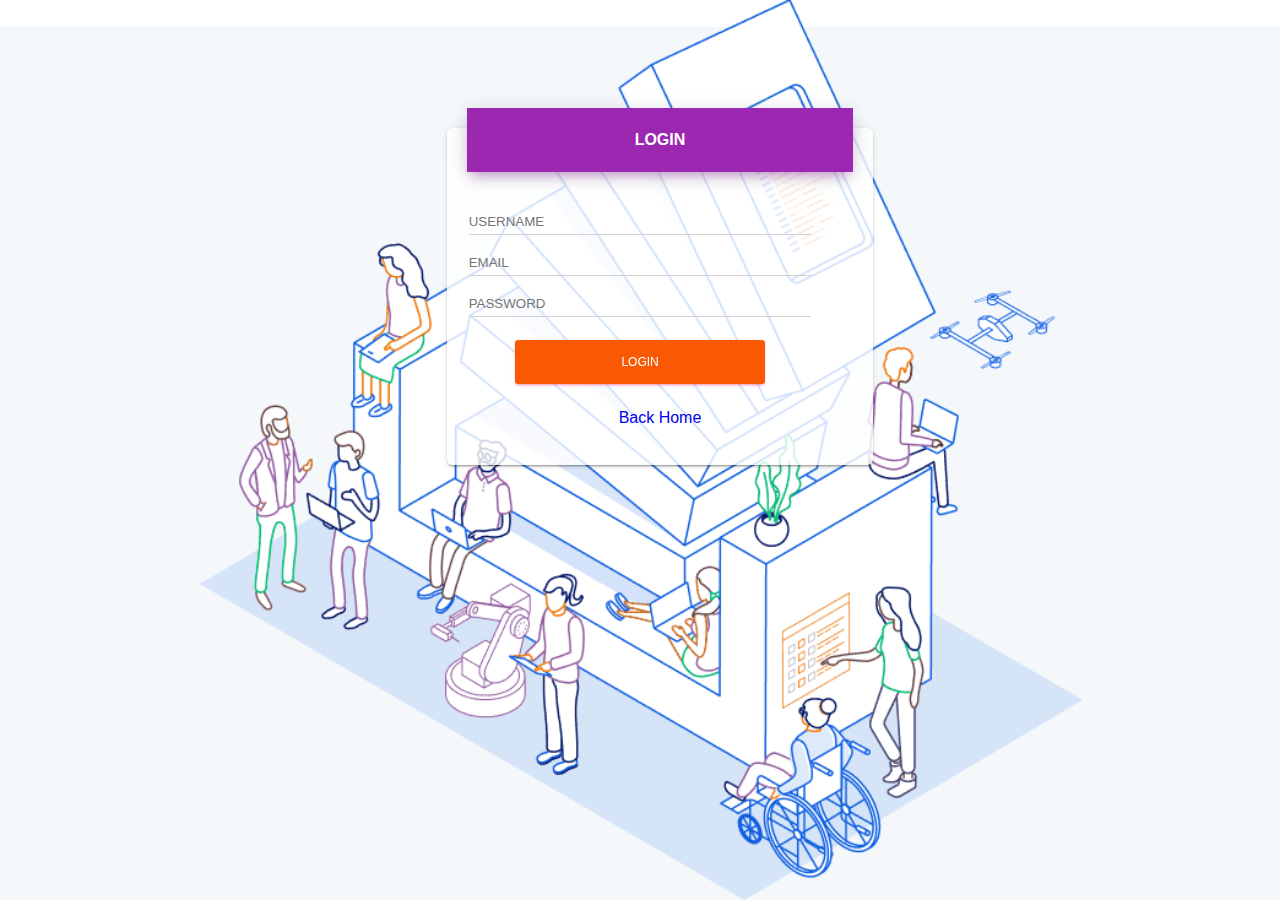
<file: UI/login.html>
<!DOCTYPE html>
<html lang="en">
<head>
    <meta charset="UTF-8">
    <meta name="viewport" content="width=device-width, initial-scale=1.0">
    <meta http-equiv="X-UA-Compatible" content="ie=edge">
    <title>Stackoverflow lite - UI</title>
    <link rel="stylesheet" href="./css/styles.css">
</head>
<body>
    <div class="main header-bg">
        <div class="container">
            <div class="col-4">&nbsp;</div>
            <div class="card card-signup col-4">
                <form class="form" action="questions.html">
                    <div class="header hatch header-text header-primary">
                        LOGIN
                    </div>
                    <div class="form-container mt-20 p-15">
                        <div class="form-group">
                            <input class="stretchRight input-control" type='text' placeholder="USERNAME">
                        </div>
                        <div class="form-group">
                            <input class="stretchRight input-control" type='email' placeholder="EMAIL">
                        </div>
                        <div class="form-group">
                            <input class="stretchRight input-control" type='password' placeholder="PASSWORD">
                        </div>
                        <div class="form-group">
                            <button class="floating btn btn-primary bg-orange p-15 btn-block">
                             Login
                            </button>
                        </div>
                        <div class="form-">
                            <a href="../index.html">
                                Back Home
                            </a>
                        </div>
                    </div>
                </form>
            </div>
            <div class="col-4">&nbsp;</div>
        </div>
    </div>
</body>
</html>
</file>
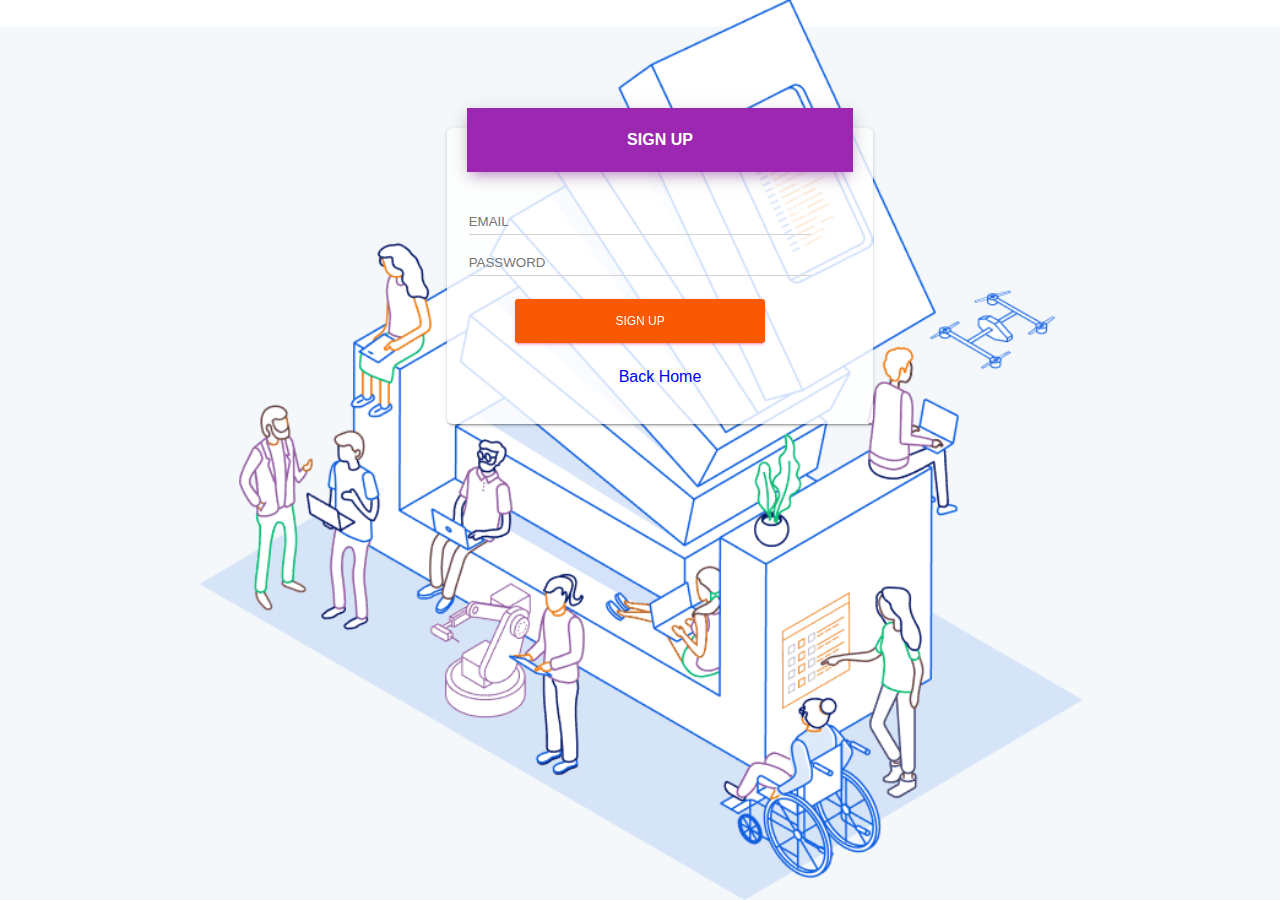
<file: UI/signup.html>
<!DOCTYPE html>
<html lang="en">
<head>
    <meta charset="UTF-8">
    <meta name="viewport" content="width=device-width, initial-scale=1.0">
    <meta http-equiv="X-UA-Compatible" content="ie=edge">
    <title>Stackoverflow lite - UI</title>
    <link rel="stylesheet" href="./css/styles.css">
</head>
<body>
    <div class="main header-bg">
        <div class="container">
            <div class="col-4">&nbsp;</div>
            <div class="card card-signup col-4">
                <form class="form" action="questions.html">
                    <div class="header hatch header-text header-primary">
                        SIGN UP
                    </div>
                    <div class="form-container mt-20 p-15">
                        <div class="form-group">
                            <input class="stretchRight input-control" type='email' placeholder="EMAIL">
                        </div>
                        <div class="form-group">
                            <input class="stretchRight input-control" type='password' placeholder="PASSWORD">
                        </div>
                        <div class="form-group">
                            <button class="floating btn btn-primary bg-orange p-15 btn-block">
                             Sign Up
                            </button>
                        </div>
                        <div class="form-">
                            <a href="../index.html">
                                Back Home
                            </a>
                        </div>
                    </div>
                </form>
            </div>
            <div class="col-4">&nbsp;</div>
        </div>
    </div>
</body>
</html>
</file>
<file: UI/css/styles.css>
@import 'login.css';
@import 'questions.css';
@import 'card.css';
@import 'panel.css';
@import 'table.css';
@import 'helpers.css';
@import 'buttons.css';
@import 'media.css';
@import 'colors.css';
@import 'navbar.css';
@import 'sidebar.css';

/** general styles */
body {
    font-family: "Roboto", "Helvetica", "Arial", sans-serif;
    font-weight: 300;
    line-height: 1.5em;
    margin: 0;
    background-color: '#FFFFFF'
}
a {
    text-decoration: none;
}

.main {
    padding: 0
}
.wrapper {
    margin-left: 128px;
    margin-right: 128px;  

}
.main-wrapper {
    margin-top: 54px;
    width: 100%;
    height: 100%;
}

.content-wrapper {
    padding-top: 23px;
}

.full-span {
    margin-top: 35px;
}
.input-control {
    border: 0;
    background-image: linear-gradient(#9c27b0, #9c27b0), linear-gradient(#D2D2D2, #D2D2D2);
    background-size: 0 2px, 100% 1px;
    background-repeat: no-repeat;
    background-position: center bottom, center calc(100% - 1px);
    background-color: transparent;
    transition: background 0s ease-out;
    float: none;
    box-shadow: none;
    border-radius: 0;
    font-weight: 400;
    padding: 7px 0;
    width: 100%;
}

.input-icon-group {
    padding: 7px 25px;
}

}
.container {
    background-color: #117bf3;
    padding-right: 20px;
    padding-left: 20px;
    margin-right: auto;
    margin-left: auto;
}
.form-container {
    display: flex;
    align-content: center;
    justify-content: center;
    flex-direction: column;
    text-align: center;
}
.form-group {
    padding-bottom: 12px;
    margin-left: 47px;
    margin-right: 47px;
}

.form-group, .mobi-hide {
    margin-left: 7px; 
}

.hatch .form-container .form-group {
    padding-bottom: 38px;
}


textarea {
    margin-top: 10px;
    width: 500px;
    -moz-border-bottom-colors: none;
    -moz-border-left-colors: none;
    -moz-border-right-colors: none;
    -moz-border-top-colors: none;
    background: none repeat scroll 0 0 rgba(0, 0, 0, 0.07);
    border-color: -moz-use-text-color #FFFFFF #FFFFFF -moz-use-text-color;
    border-image: none;
    border-radius: 6px 6px 6px 6px;
    border-style: none solid solid none;
    border-width: medium 1px 1px medium;
    box-shadow: 0 1px 2px rgba(0, 0, 0, 0.12) inset;
    color: #555555;
    font-family: "Helvetica Neue",Helvetica,Arial,sans-serif;
    font-size: 1em;
    line-height: 1.4em;
    padding: 5px 8px;
    transition: background-color 0.2s ease 0s;
  }
  
  
  textarea:focus {
      background: none repeat scroll 0 0 #FFFFFF;
      outline-width: 0;
  }
.language-markup {
    overflow: auto;
    position: relative;
    border-left-width: 3px;
    white-space:normal;
    border-left-color: #2196F3;
    background-color: #fdfdfd;
    background-image: -webkit-linear-gradient(transparent 50%, rgba(25, 118, 210, .025) 50%);
    background-image: -moz-linear-gradient(transparent 50%, rgba(25, 118, 210, .025) 50%);
    background-image: -ms-linear-gradient(transparent 50%, rgba(25, 118, 210, .025) 50%);
    background-image: -o-linear-gradient(transparent 50%, rgba(25, 118, 210, .025) 50%);
    background-image: linear-gradient(transparent 50%, rgba(25, 118, 210, .025) 50%);
    background-size: 3em 3em;
    background-origin: content-box;
    border-bottom-left-radius: 0;
    border-top-left-radius: 0;
    word-break: normal;
    line-height: 1.5;
    direction: ltr;
}
/* ./general */
.logo {
    margin-top: -11px;
}

/* title */
.title {
    font-weight: 800;
}
.header-title {
    font-size: 27px;
    font-weight: 400;
    text-align: center;
    color: "#9946d7";
}

.icon {
    height: 19px;
    margin-top: 0px;
}

.input-icon {
    margin-left: 0px;
    position: absolute;
    margin-top: 5px;
}

.arrow-up {
    width: 0; 
    height: 0; 
    border-left: 20px solid transparent;
    border-right: 20px solid transparent;    
    border-bottom: 20px solid grey;
}
  
.arrow-down {
    width: 0; 
    height: 0; 
    border-left: 20px solid transparent;
    border-right: 20px solid transparent;
    border-top: 20px solid grey;
}

.shadow-primary {
    box-shadow: 1px 4px 2px 0px rgba(0, 0, 0, 0.14), 0 1px 12px -5px rgba(156, 39, 176, 0.46);
}

.flex-wrapper {
    align-content: center;
    justify-content: center;
    margin-bottom: 23px;
}
</file>
